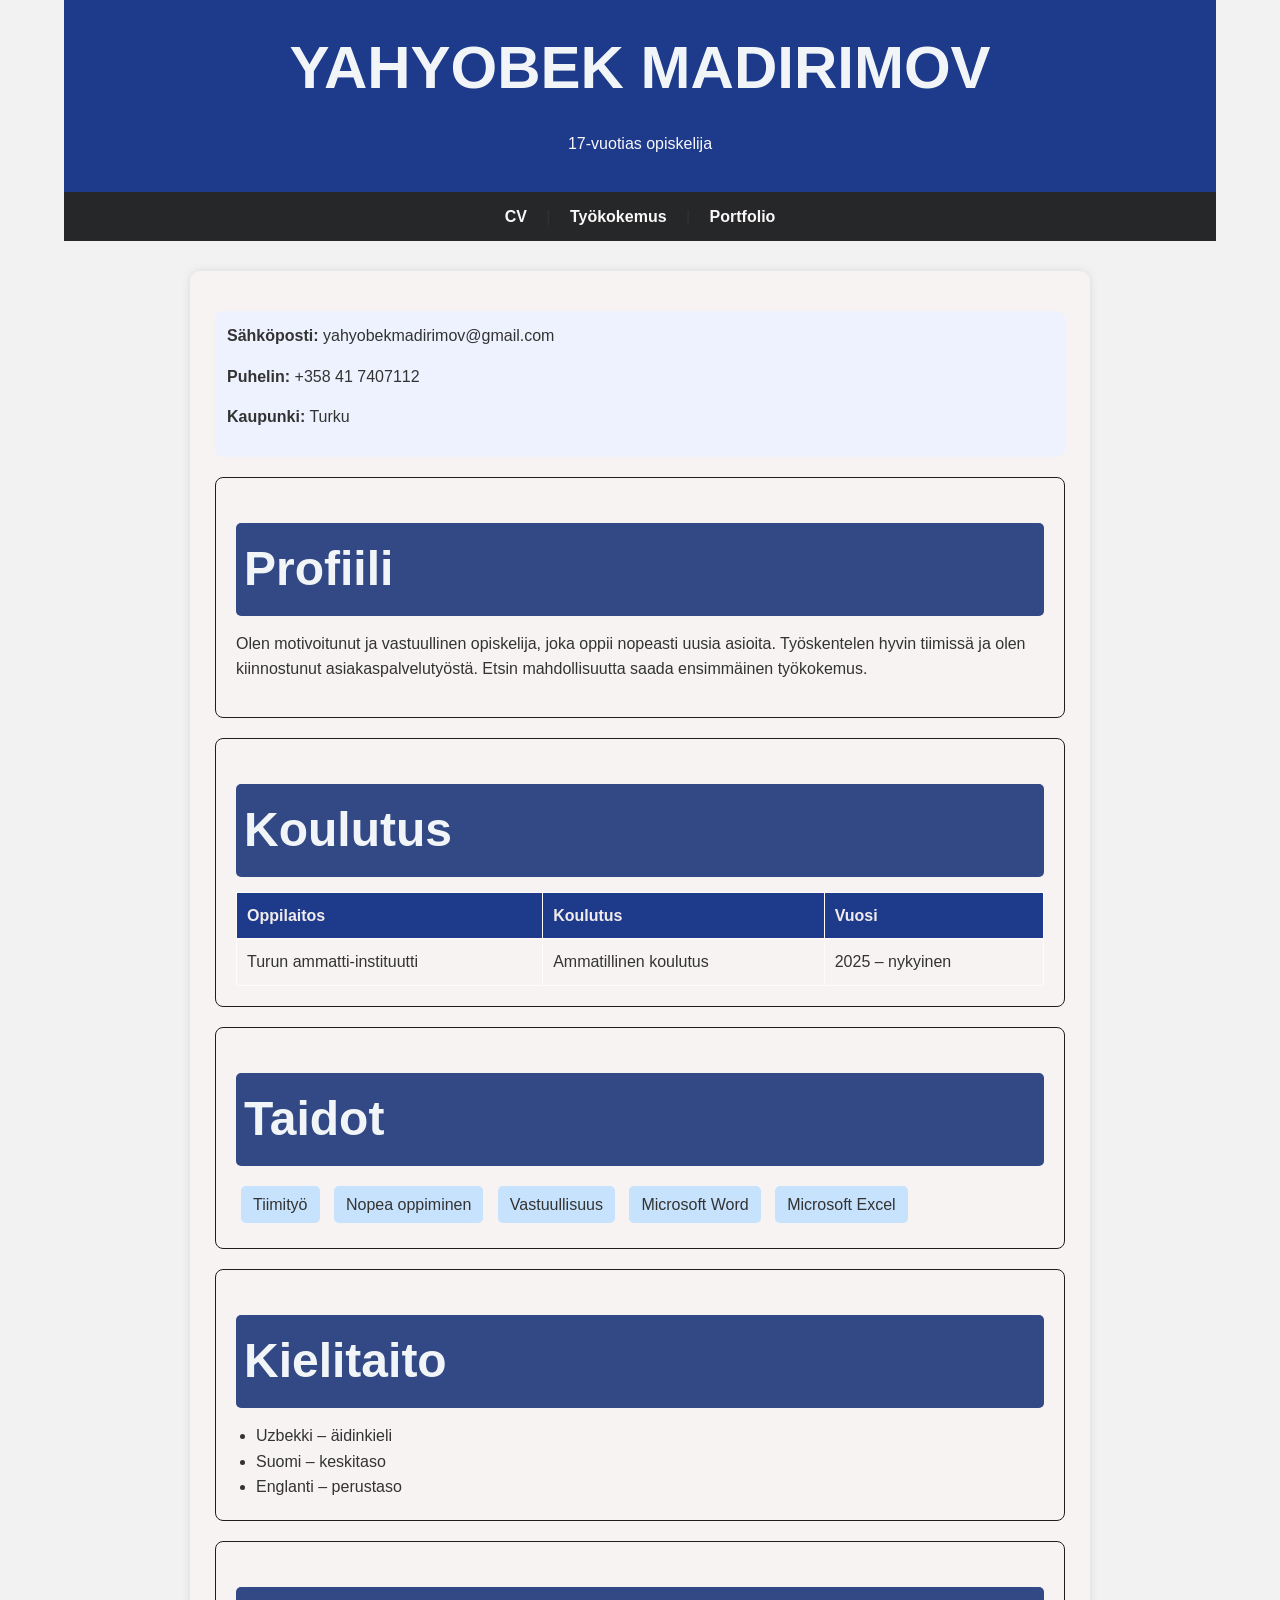
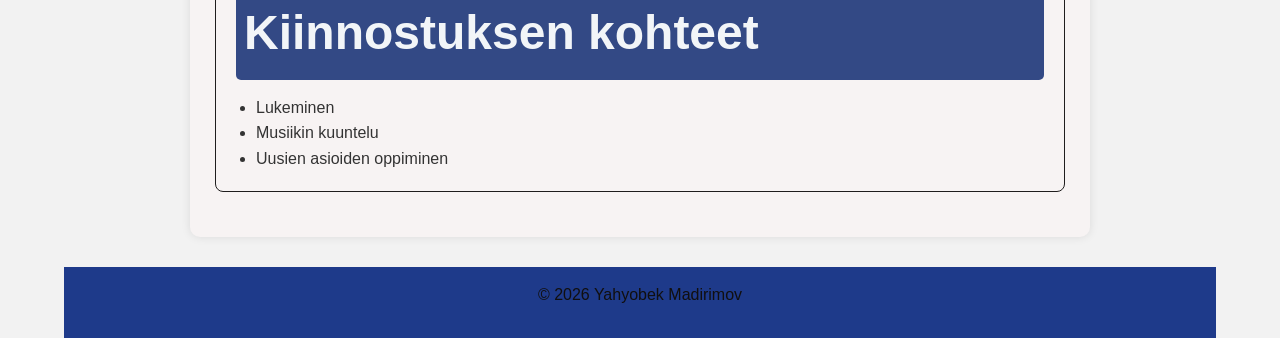
<file: index.html>
<!DOCTYPE html>
<html lang="fi">
<head>
    <meta charset="UTF-8">
    <title>CV - Yahyobek Madirimov</title>
<link rel="stylesheet" href="style.css">
<link rel="stylesheet" href="general.css">
</head>

<body>

<header>
    <h1>YAHYOBEK MADIRIMOV</h1>
    <p>17-vuotias opiskelija</p>
</header>

<nav>
    <a href="index.html">CV</a> |
    <a href="work.html">Työkokemus</a> |
    <a href="PortfolioJah/index.html">Portfolio</a>
</nav>

<main>
<div class="container">

    <div class="info">
        <p><strong>Sähköposti:</strong> yahyobekmadirimov@gmail.com</p>
        <p><strong>Puhelin:</strong> +358 41 7407112</p>
        <p><strong>Kaupunki:</strong> Turku</p>
    </div>

    <section>
        <h2>Profiili</h2>
        <p>
            Olen motivoitunut ja vastuullinen opiskelija, joka oppii nopeasti uusia asioita.
            Työskentelen hyvin tiimissä ja olen kiinnostunut asiakaspalvelutyöstä.
            Etsin mahdollisuutta saada ensimmäinen työkokemus.
        </p>
    </section>

    <section>
        <h2>Koulutus</h2>

        <table>
            <tr>
                <th>Oppilaitos</th>
                <th>Koulutus</th>
                <th>Vuosi</th>
            </tr>

            <tr>
                <td>Turun ammatti-instituutti</td>
                <td>Ammatillinen koulutus</td>
                <td>2025 – nykyinen</td>
            </tr>
        </table>
    </section>

    <section>
        <h2>Taidot</h2>

        <div class="skills">
            <span>Tiimityö</span>
            <span>Nopea oppiminen</span>
            <span>Vastuullisuus</span>
            <span>Microsoft Word</span>
            <span>Microsoft Excel</span>
        </div>
    </section>

    <section>
        <h2>Kielitaito</h2>

        <ul>
            <li>Uzbekki – äidinkieli</li>
            <li>Suomi – keskitaso</li>
            <li>Englanti – perustaso</li>
        </ul>
    </section>

    <section>
        <h2>Kiinnostuksen kohteet</h2>

        <ul>
            <li>Lukeminen</li>
            <li>Musiikin kuuntelu</li>
            <li>Uusien asioiden oppiminen</li>
        </ul>
    </section>

</div>
</main>

<footer>
    <p>© 2026 Yahyobek Madirimov</p>
</footer>

</body>
</html>
</file>
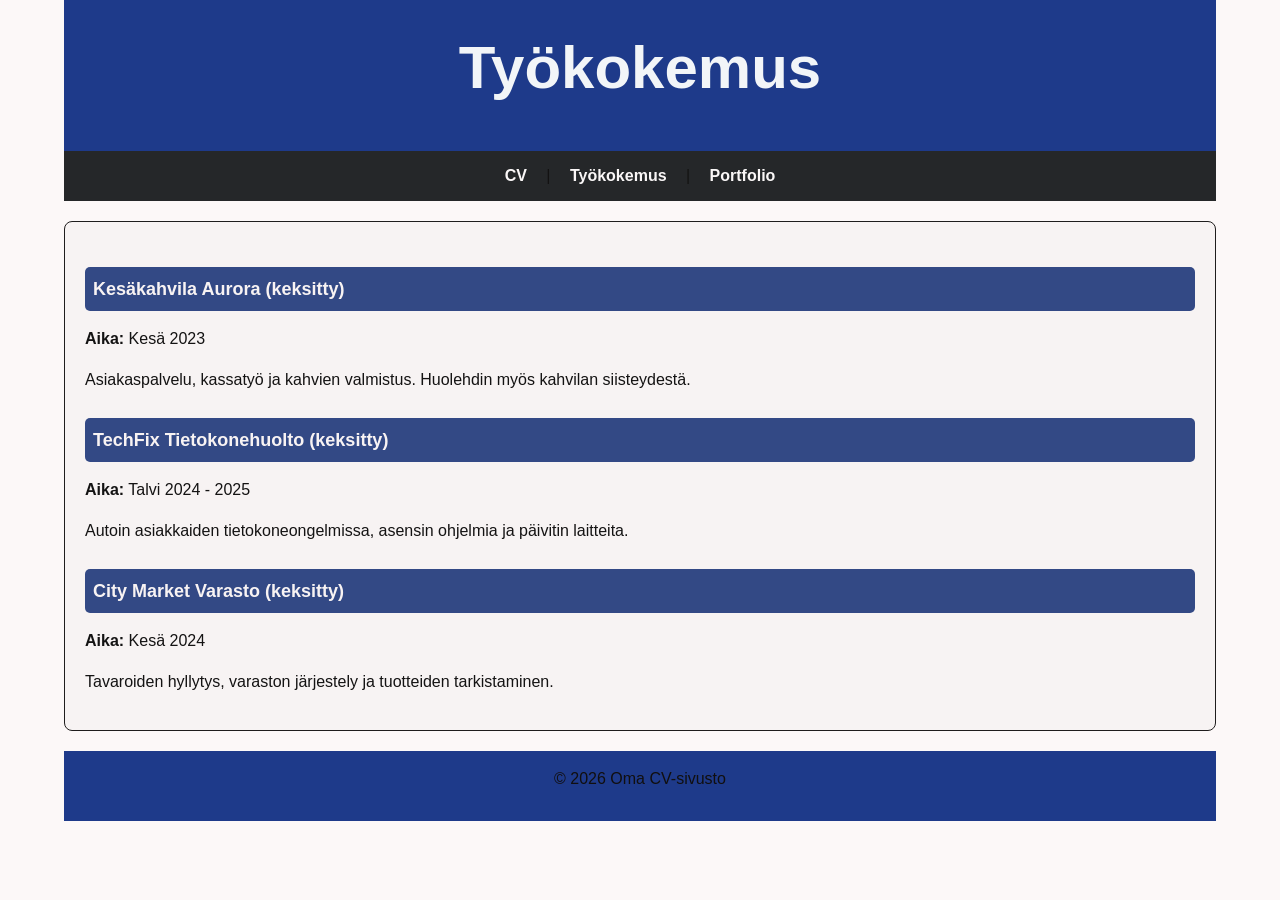
<file: work.html>
<!DOCTYPE html>
<html lang="fi">
<head>
    <meta charset="UTF-8">
    <meta name="viewport" content="width=device-width, initial-scale=1.0">
    <title>Työkokemus</title>
    <link rel="stylesheet" href="general.css">
    <link rel="stylesheet" href="style.css">

</head>

<body>

    <header>
        <h1>Työkokemus</h1>
    </header>

    <nav>
        <a href="index.html">CV</a> |
        <a href="work.html">Työkokemus</a> |
        <a href="PortfolioJah/index.html">Portfolio</a>
    </nav>

    <main>
        <section>

            <article>
                <h2>Kesäkahvila Aurora (keksitty)</h2>
                <p><strong>Aika:</strong> Kesä 2023</p>
                <p>
                    Asiakaspalvelu, kassatyö ja kahvien valmistus.
                    Huolehdin myös kahvilan siisteydestä.
                </p>
            </article>

            <article>
                <h2>TechFix Tietokonehuolto (keksitty)</h2>
                <p><strong>Aika:</strong> Talvi 2024 - 2025</p>
                <p>
                    Autoin asiakkaiden tietokoneongelmissa,
                    asensin ohjelmia ja päivitin laitteita.
                </p>
            </article>

            <article>
                <h2>City Market Varasto (keksitty)</h2>
                <p><strong>Aika:</strong> Kesä 2024</p>
                <p>
                    Tavaroiden hyllytys, varaston järjestely
                    ja tuotteiden tarkistaminen.
                </p>
            </article>

        </section>
    </main>

    <footer>
        <p>© 2026 Oma CV-sivusto</p>
    </footer>

</body>
</html>
</file>
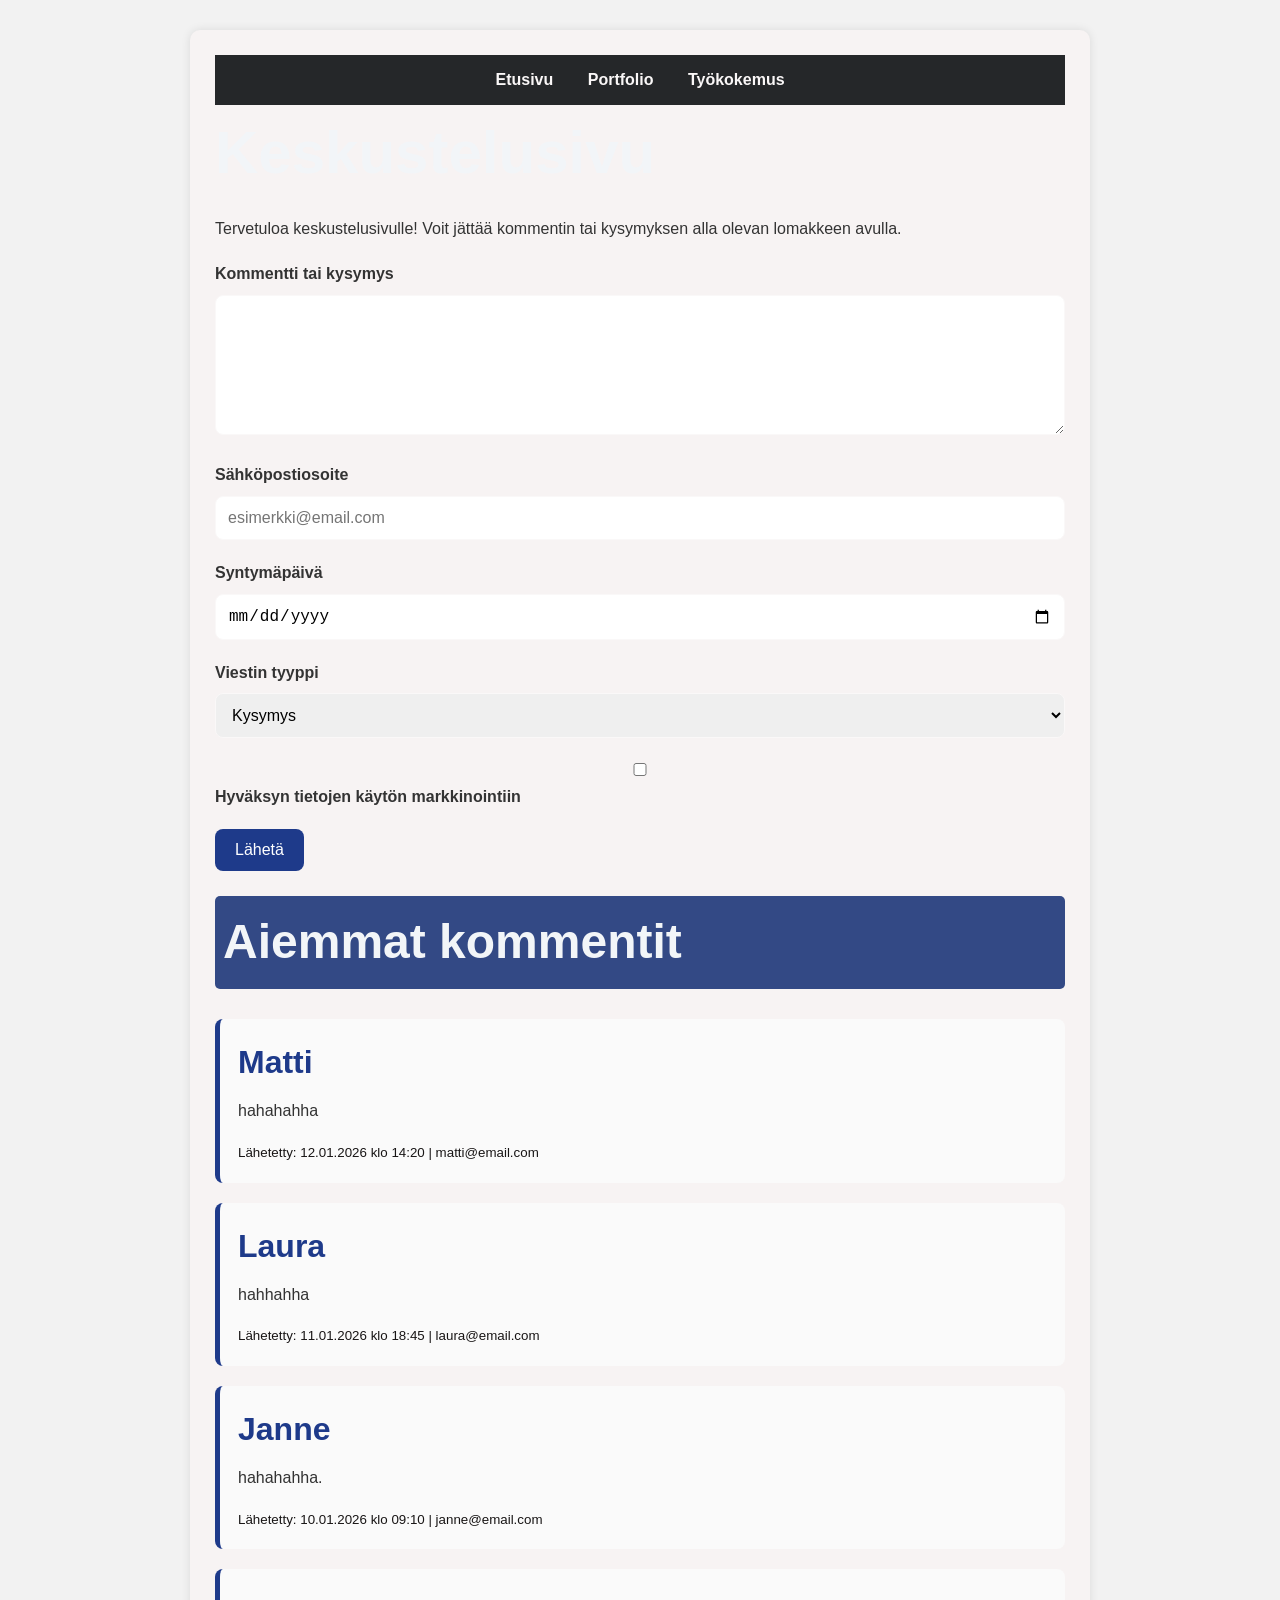
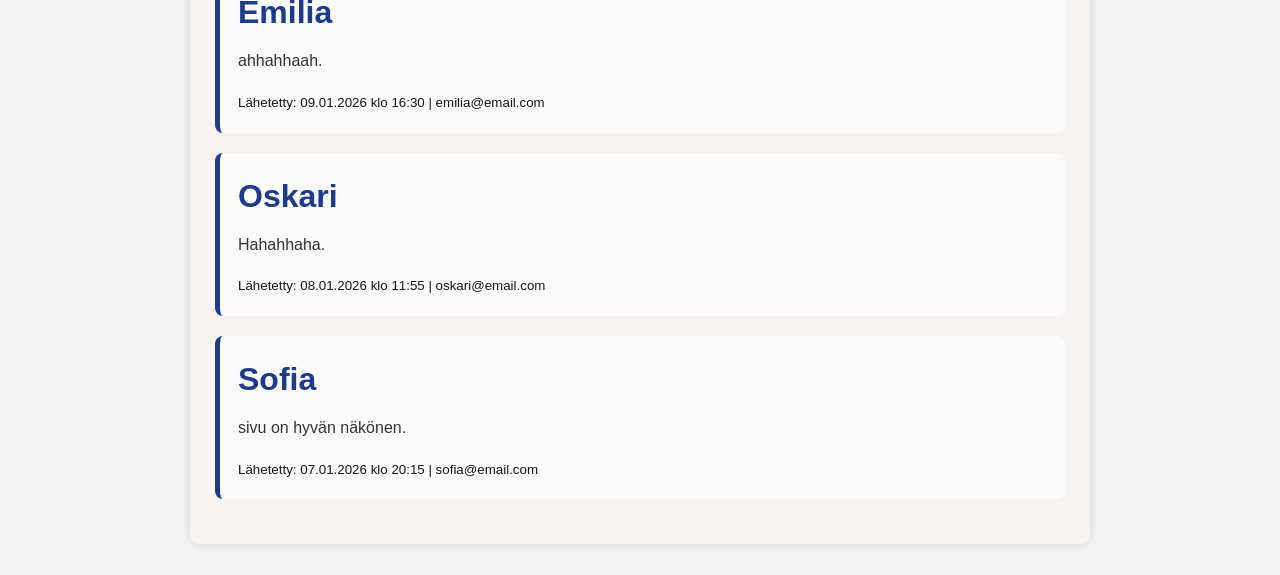
<file: PortfolioJah/keskustelu.html>
<!DOCTYPE html>
<html lang="fi">
<head>
    <meta charset="UTF-8">
    <meta name="viewport" content="width=device-width, initial-scale=1.0">
    <title>Keskustelusivu</title>
    <link rel="icon" type="image/ppng" href="favicon.png.jpg"> 
    <link rel="stylesheet" href="../style.css">
    <link rel="stylesheet" href="../general.css">
    
 
</head>

<body>

<div class="container">

    <nav>
        <a href="../index.html">Etusivu</a>
        <a href="index.html">Portfolio</a>

        <a href="../work.html">Työkokemus</a>
    </nav>

    <h1>Keskustelusivu</h1>

    <p>
        Tervetuloa keskustelusivulle! Voit jättää kommentin tai kysymyksen alla olevan lomakkeen avulla.
    </p>

    <form>

        <div class="form-group">
            <label for="message">Kommentti tai kysymys</label>

            <textarea 
                id="message" 
                placeholder="Kirjoita viestisi tähän..."
                required>
            </textarea>
        </div>

        <div class="form-group">
            <label for="email">Sähköpostiosoite</label>

            <input 
                type="email" 
                id="email"
                placeholder="esimerkki@email.com"
                required>
        </div>

        <div class="form-group">
            <label for="birthdate">Syntymäpäivä</label>

            <input 
                type="date" 
                id="birthdate">
        </div>

        <div class="form-group">
            <label for="type">Viestin tyyppi</label>

            <select id="type">
                <option>Kysymys</option>
                <option>Kommentti</option>
                <option>Palaute</option>
            </select>
        </div>
<div class="form-group checkbox-group">

            <input 
                type="checkbox" 
                id="agree"
                required>

            <label for="agree">
                Hyväksyn tietojen käytön markkinointiin
            </label>

        </div>

        <button type="submit">Lähetä</button>

    </form>

    <h2>Aiemmat kommentit</h2>

    <div class="comments">

        <div class="comment">
            <h3>Matti</h3>

            <p>
               hahahahha
            </p>

            <small>
                Lähetetty: 12.01.2026 klo 14:20 | matti@email.com
            </small>
        </div>

        <div class="comment">
            <h3>Laura</h3>

            <p>
                hahhahha
            </p>

            <small>
                Lähetetty: 11.01.2026 klo 18:45 | laura@email.com
            </small>
        </div>

        <div class="comment">
            <h3>Janne</h3>

            <p>
              hahahahha.
            </p>

            <small>
                Lähetetty: 10.01.2026 klo 09:10 | janne@email.com
            </small>
        </div>

        <div class="comment">
            <h3>Emilia</h3>

            <p>
                ahhahhaah.
            </p>

            <small>
                Lähetetty: 09.01.2026 klo 16:30 | emilia@email.com
            </small>
        </div>

        <div class="comment">
            <h3>Oskari</h3>

            <p>
                Hahahhaha.
            </p>

            <small>
                Lähetetty: 08.01.2026 klo 11:55 | oskari@email.com
            </small>
        </div>

        <div class="comment">
            <h3>Sofia</h3>

            <p>
                sivu on hyvän näkönen.
            </p>

            <small>
                Lähetetty: 07.01.2026 klo 20:15 | sofia@email.com
            </small>
        </div>

    </div>

</div>

</body>
</html>
</file>
<file: style.css>
*{
    margin: 0;
    padding: 0;
    box-sizing: border-box;
}


body{
    font-family: Arial, sans-serif;
    background: #fcf8f8;
    color: #141313;
    line-height: 1.6;
}


header{
    background: #1e3a8a;
    color: rgb(248, 248, 248);
    padding: 20px;
    text-align: center;
}


nav{
    background: #252729;
    padding: 12px;
    text-align: center;
}

nav a{
    color: rgb(250, 247, 247);
    text-decoration: none;
    margin: 15px;
    font-weight: bold;
    transition: 0.3s;
}

nav a:hover{
    color: #c7d2fe;
}

.container{
    max-width: 900px;
    margin: 30px auto;
    background: rgb(247, 243, 243);
    padding: 25px;
    border-radius: 10px;
    box-shadow: 0 0 10px rgba(0,0,0,0.1);
}


h1{
    margin-bottom: 15px;
    
}

h2{
    background: #334985;
    color: rgb(248, 243, 243);
    padding: 8px;
    border-radius: 5px;
    font-size: 18px;
    margin-top: 25px;
    margin-bottom: 15px;
}


p{
    margin-bottom: 15px;
}


.info{
    background: #eef2ff;
    padding: 12px;
    border-radius: 8px;
    margin: 15px 0;
}


section{
    margin-top: 20px;
}


ul{
    padding-left: 20px;
}


.skills span{
    display: inline-block;
    background: #c7e2fd;
    margin: 5px;
    padding: 6px 12px;
    border-radius: 5px;
}


table{
    width: 100%;
    border-collapse: collapse;
    margin-top: 10px;
}

table,
th,
td{
    border: 1px solid #fffbfb;
}

th,
td{
    padding: 10px;
    text-align: left;
}

th{
    background: #1e3a8a;
    color: rgb(241, 236, 236);
}


form{
    margin-top: 20px;
}

.form-group{
    margin-bottom: 20px;
}

label{
    display: block;
    margin-bottom: 8px;
    font-weight: bold;
}

input,
textarea,
select{
    width: 100%;
    padding: 12px;
    border: 1px solid #faf8f8;
    border-radius: 8px;
    font-size: 16px;
}

textarea{
    resize: vertical;
    min-height: 140px;
}


button{
    background: #1e3a8a;
    color: white;
    border: none;
    padding: 12px 20px;
    border-radius: 8px;
    cursor: pointer;
    font-size: 16px;
    transition: 0.3s;
}

button:hover{
    background: #162d6b;
}


.comments{
    margin-top: 30px;
}

.comment{
    background: #fafafa;
    border-left: 5px solid #1e3a8a;
    padding: 18px;
    margin-bottom: 20px;
    border-radius: 8px;
}

.comment h3{
    margin-bottom: 10px;
    color: #1e3a8a;
}

.comment small{
    color: rgb(24, 21, 21);
}


footer{
    background: #1e3a8a;
    color: rgb(17, 15, 15);
    text-align: center;
    padding: 15px;
    margin-top: 20px;
}
</file>
<file: general.css>
body {
  background-color: #f2f2f2;
  color: #333;
  margin-left: 64px;
  margin-right: 64px;
  font-family: Arial, sans-serif;
}

h1, h2, h3, h4, h5, h6 {
  color: #f2f5f8;
}

/* Fonttikoot */
h1 {
  font-size: 60px;
}

h2 {
  font-size: 48px;
}

h3 {
  font-size: 32px;
}

h4 {
  font-size: 18px;
}

section {
  background-color: #f7f3f3;
  border: 1px solid #1f1d1d;
  padding: 20px;
  margin-bottom: 20px;
  border-radius: 8px;
}
</file>
